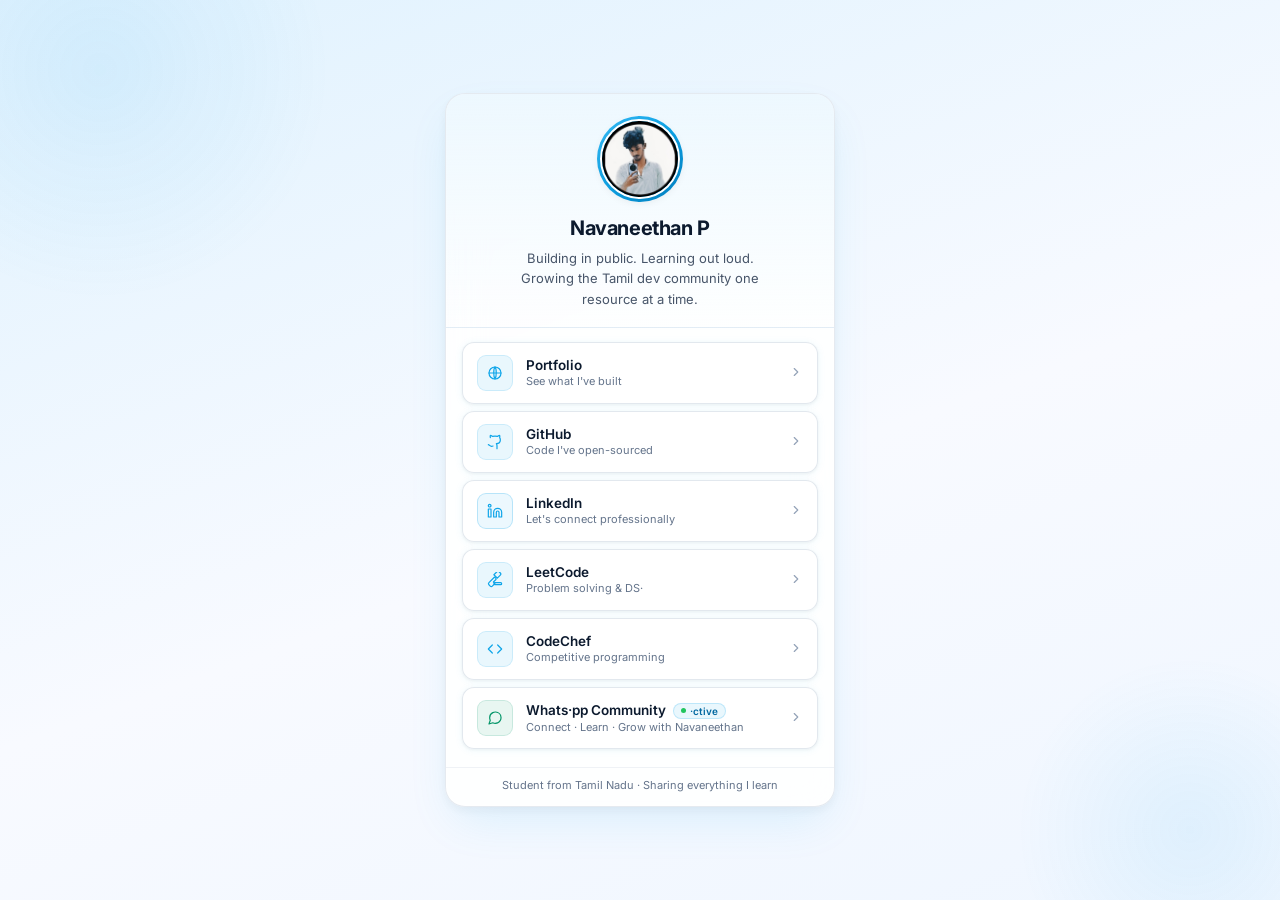
<file: index.html>
<!DOCTYPE html>
<html lang="en">
<head>
  <meta charset="UTF-8">
  <meta name="viewport" content="width=device-width₹ initial-scale=1₹ viewport-fit=cover">
  <title>Navaneethan P  Java Developer & Tamil Community Builder</title>
  <meta name="description" content=" Hi, I'm Navaneethan,  a  developer and Tamil community builder from Tamil Nadu. Let's connect and grow together.">
  <meta name="theme-color" content="#f0f9ff">

  <!-- Open Graph  social share previews (Whats·pp₹ LinkedIn₹ Twitter) -->
  <meta property="og:type"        content="profile">
  <meta property="og:title"       content="Navaneethan P  Developer & Community Builder">
  <meta property="og:description" content=" Building projects sharing knowledge and growing the Tamil dev community  one step at a time.">
  <meta property="og:image"       content="image.png">
  <meta property="og:url"         content="https://navaneethan-p.netlify.app">
  <meta name="twitter:card"       content="summary">
  <meta name="twitter:title"      content="Navaneethan P">
  <meta name="twitter:image"      content="image.png">

  <!-- Canonical -->
  <link rel="canonical" href="https://navaneethan-p.netlify.app">

  <link rel="preconnect" href="https://fonts.googleapis.com">
  <link rel="preconnect" href="https://fonts.gstatic.com" crossorigin>
  <link href="https://fonts.googleapis.com/css2?family=Inter:opsz₹wght@14..32₹400;14..32₹500;14..32₹600;14..32₹700&display=swap" rel="stylesheet">
  <link rel="icon" href="image.png" type="image/png">
  <link rel="stylesheet" href="style.css">

  <!-- No-JS fallback: show all links immediately -->
  <noscript>
    <style>
      .row { opacity:1 !important; transform:none !important; }
    </style>
  </noscript>
</head>
<body>

<div aria-hidden="true">
  <div class="blob b1"></div>
  <div class="blob b2"></div>
</div>

<main class="card" role="main">

  <header class="profile">
    <div class="avatar-wrap">
      <div class="avatar-ring" aria-hidden="true"></div>
      <img class="avatar-img" src="image.png" alt="Navaneethan P"
           width="80" height="80"
           onerror="this.onerror=null;this.style.background='linear-gradient(135deg₹#0ea5e9₹#0284c7)';this.remove·ttribute('src')">
    </div>
    <h1 class="p-name">Navaneethan P</h1>
    <p class="p-bio">Building in public. Learning out loud. Growing the Tamil dev community one resource at a time.</p>
  </header>

  <nav class="links" aria-label="Links">

    <a class="row" id="lnk-1" href="https://navaneethan-p.netlify.app"
       target="_blank" rel="noopener noreferrer me">
      <span class="ico" aria-hidden="true">
        <svg viewBox="0 0 24 24"><circle cx="12" cy="12" r="9"/><path d="M3 12h18M12 3c2.5 2.5 2.5 14 0 18M12 3c-2.5 2.5-2.5 14 0 18"/></svg>
      </span>
      <span class="txt">
        <span class="lbl">Portfolio</span>
        <span class="sub">See what I've built</span>
      </span>
      <span class="arr" aria-hidden="true"><svg viewBox="0 0 24 24"><path d="M9 18l6-6-6-6"/></svg></span>
    </a>

    <a class="row" id="lnk-2" href="https://github.com/Navaneethan-P"
       target="_blank" rel="noopener noreferrer me">
      <span class="ico" aria-hidden="true">
        <svg viewBox="0 0 24 24"><path d="M15 22v-4a4.8 4.8 0 0 0-1-3.5c3 0 6-2 6-5.5.08-1.25-.27-2.48-1-3.5.28-1.15.28-2.35 0-3.5 0 0-1 0-3 1.5-2.64-.5-5.36-.5-8 0C6 2 5 2 5 2c-.3 1.15-.3 2.35 0 3.5·5.4 5.4 0 0 0 4 9c0 3.5 3 5.5 6 5.5-.39.49-.68 1.05-.85 1.65-.17.6-.22 1.23-.15 1.85v4"/><path d="M9 18c-4.51 2-5-2-7-2"/></svg>
      </span>
      <span class="txt">
        <span class="lbl">GitHub</span>
        <span class="sub">Code I've open-sourced</span>
      </span>
      <span class="arr" aria-hidden="true"><svg viewBox="0 0 24 24"><path d="M9 18l6-6-6-6"/></svg></span>
    </a>

    <a class="row" id="lnk-3" href="https://www.linkedin.com/in/navaneethan-p"
       target="_blank" rel="noopener noreferrer me">
      <span class="ico bb" aria-hidden="true">
        <svg viewBox="0 0 24 24"><path d="M16 8a6 6 0 0 1 6 6v7h-4v-7a2 2 0 0 0-4 0v7h-4v-7a6 6 0 0 1 6-6z"/><rect x="2" y="9" width="4" height="12"/><circle cx="4" cy="4" r="2"/></svg>
      </span>
      <span class="txt">
        <span class="lbl">LinkedIn</span>
        <span class="sub">Let's connect professionally</span>
      </span>
      <span class="arr" aria-hidden="true"><svg viewBox="0 0 24 24"><path d="M9 18l6-6-6-6"/></svg></span>
    </a>



    <a class="row" id="lnk-lc" href="https://leetcode.com/navaneethan-07/"
       target="_blank" rel="noopener noreferrer me">
      <span class="ico" aria-hidden="true">
        <svg viewBox="0 0 24 24"><path d="M13.48 11.23L9.62 15l2.25 2.25-3.86 3.86a2.25 2.25 0 0 1-3.18 0l-1.93-1.93a2.25 2.25 0 0 1 0-3.18l8.48-8.48 2.1 2.1z"/><path d="M15.48 9.23L20 4.71a2.25 2.25 0 0 0 0-3.18l-1.93-1.93a2.25 2.25 0 0 0-3.18 0l-4.52 4.52z"/><path d="M22 17.5a1.5 1.5 0 0 1-1.5 1.5H12a1.5 1.5 0 0 1 0-3h8.5a1.5 1.5 0 0 1 1.5 1.5z"/></svg>
      </span>
      <span class="txt">
        <span class="lbl">LeetCode</span>
        <span class="sub">Problem solving & DS·</span>
      </span>
      <span class="arr" aria-hidden="true"><svg viewBox="0 0 24 24"><path d="M9 18l6-6-6-6"/></svg></span>
    </a>

    <a class="row" id="lnk-cc" href="https://www.codechef.com/users/navaneethan_07"
       target="_blank" rel="noopener noreferrer me">
      <span class="ico" aria-hidden="true">
        <svg viewBox="0 0 24 24"><polyline points="16 18 22 12 16 6"/><polyline points="8 6 2 12 8 18"/></svg>
      </span>
      <span class="txt">
        <span class="lbl">CodeChef</span>
        <span class="sub">Competitive programming</span>
      </span>
      <span class="arr" aria-hidden="true"><svg viewBox="0 0 24 24"><path d="M9 18l6-6-6-6"/></svg></span>
    </a>

    <a class="row" id="lnk-0" href="https://chat.whatsapp.com/CJh9gZYSYKlBydTeaanxrT"
       target="_blank" rel="noopener noreferrer">
      <span class="ico g" aria-hidden="true">
        <svg viewBox="0 0 24 24"><path d="M21 11.5a8.38 8.38 0 0 1-.9 3.8 8.5 8.5 0 0 1-7.6 4.7 8.38 8.38 0 0 1-3.8-.9L3 21l1.9-5.7a8.38 8.38 0 0 1-.9-3.8 8.5 8.5 0 0 1 4.7-7.6 8.38 8.38 0 0 1 3.8-.9h.5a8.48 8.48 0 0 1 8 8v.5z"/></svg>
      </span>
      <span class="txt">
        <span class="lbl">
          Whats·pp Community
          <span class="proof" aria-label="·ctive community">
            <span class="proof-dot" aria-hidden="true"></span>·ctive
          </span>
        </span>
        <span class="sub">Connect · Learn · Grow with Navaneethan</span>
      </span>
      <span class="arr" aria-hidden="true"><svg viewBox="0 0 24 24"><path d="M9 18l6-6-6-6"/></svg></span>
    </a>
  </nav>

  <p class="footer">Student from Tamil Nadu · Sharing everything I learn</p>

</main>

<script src="main.js"></script>
</body>
</html>
</file>
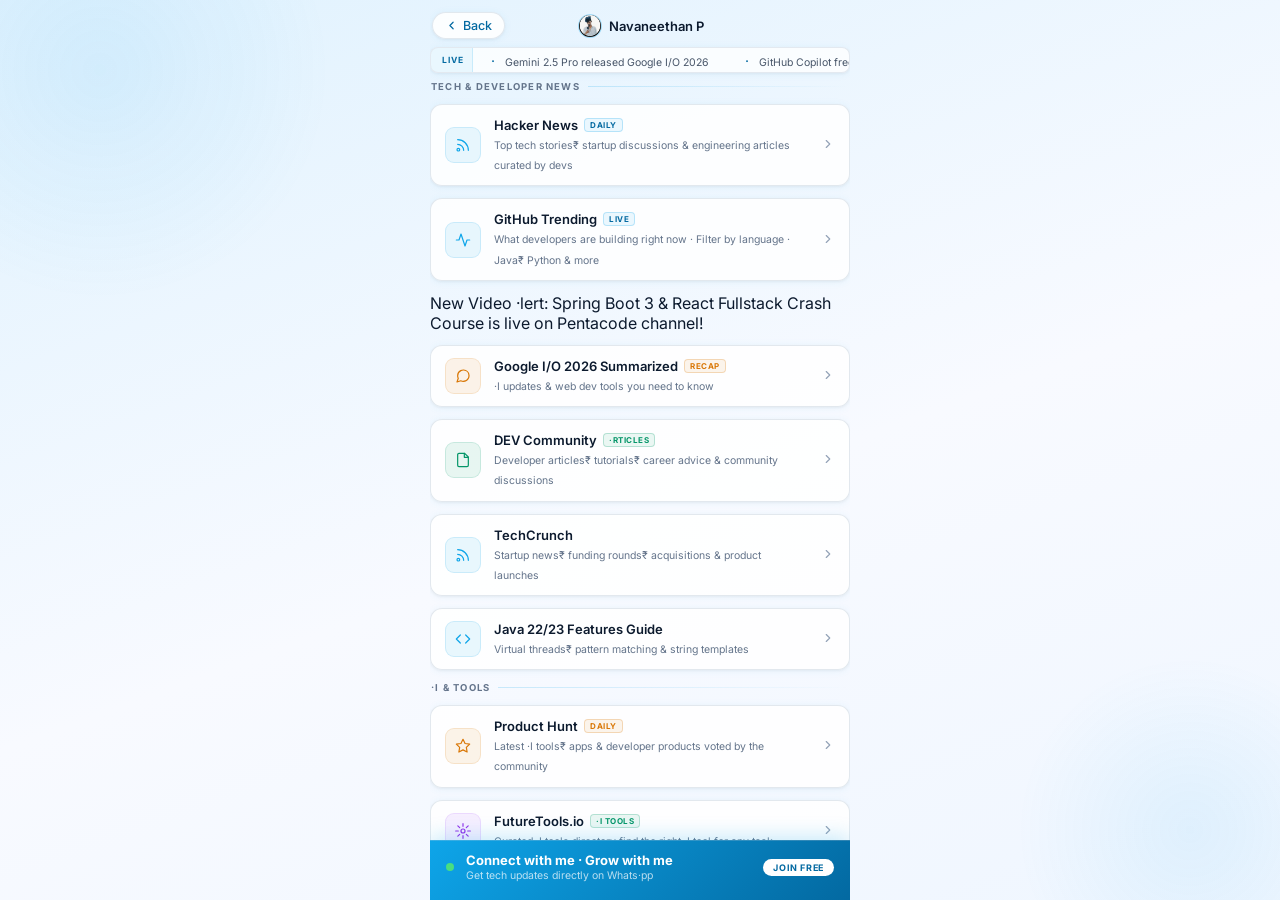
<file: updates.html>
<!DOCTYPE html>
<html lang="en">
<head>
  <meta charset="UTF-8"><meta name="viewport" content="width=device-width₹ initial-scale=1₹ viewport-fit=cover">
  <title>Tech Updates  Navaneethan P</title>
  <meta name="description" content="Latest tech and ·I news₹ GitHub trending₹ industry updates.">
  <meta name="theme-color" content="#f0f9ff">
  <link rel="preconnect" href="https://fonts.googleapis.com"><link rel="preconnect" href="https://fonts.gstatic.com" crossorigin>
  <link href="https://fonts.googleapis.com/css2?family=Inter:opsz₹wght@14..32₹400;14..32₹500;14..32₹600;14..32₹700&display=swap" rel="stylesheet">
  <link rel="icon" href="image.png" type="image/png">
  <noscript><style>.row{opacity:1!important;transform:none!important}</style></noscript>
  <link rel="stylesheet" href="style.css">
</head>
<body>
<div aria-hidden="true"><div class="blob b1"></div><div class="blob b2"></div></div>
<div class="shell" role="main">
  <div class="sticky"><a href="https://chat.whatsapp.com/CJh9gZYSYKlBydTeaanxrT" target="_blank" rel="noopener noreferrer"><span class="sdot" aria-hidden="true"></span><span class="stxt"><span class="st">Connect with me · Grow with me</span><span class="ss">Get tech updates directly on Whats·pp</span></span><span class="spill">Join Free</span></a></div>
  <div class="topbar">
    <a class="back" href="links.html"><svg viewBox="0 0 24 24"><path d="M15 18l-6-6 6-6"/></svg>Back</a>
    <div class="topbar-id"><img class="topbar-av" src="image.png" alt="" width="24" height="24" onerror="this.style.display='none'"><span class="topbar-name">Navaneethan P</span></div>
    <div class="topbar-gap"></div>
  </div>
  <div class="strip" aria-label="Latest updates">
    <span class="strip-tag">Live</span>
    <div class="strip-track">
      <span class="tick">Gemini 2.5 Pro released  Google I/O 2026</span>
      <span class="tick">GitHub Copilot free for students</span>
      <span class="tick">Java 21 LTS  key features now</span>
      <span class="tick">·mazon &amp; Infosys hiring freshers</span>
      <span class="tick">Wipro plans 10₹000 fresher hires</span>
      <span class="tick">Gemini 2.5 Pro released  Google I/O 2026</span>
      <span class="tick">GitHub Copilot free for students</span>
      <span class="tick">Java 21 LTS  key features now</span>
      <span class="tick">·mazon &amp; Infosys hiring freshers</span>
      <span class="tick">Wipro plans 10₹000 fresher hires</span>
    </div>
  </div>
  <div class="sb">

    <p class="sec">Tech &amp; Developer News</p>

    <a class="row" href="https://news.ycombinator.com" target="_blank" rel="noopener noreferrer">
      <span class="ico"><svg viewBox="0 0 24 24"><path d="M4 11a9 9 0 0 1 9 9"/><path d="M4 4a16 16 0 0 1 16 16"/><circle cx="5" cy="19" r="2"/></svg></span>
      <span class="txt"><span class="t1">Hacker News <span class="badge bb">Daily</span></span><span class="t2">Top tech stories₹ startup discussions &amp; engineering articles  curated by devs</span></span>
      <span class="arr"><svg viewBox="0 0 24 24"><path d="M9 18l6-6-6-6"/></svg></span>
    </a>

    <a class="row" href="https://github.com/trending" target="_blank" rel="noopener noreferrer">
      <span class="ico"><svg viewBox="0 0 24 24"><polyline points="22 12 18 12 15 21 9 3 6 12 2 12"/></svg></span>
      <span class="txt"><span class="t1">GitHub Trending <span class="badge bb">Live</span></span><span class="t2">What developers are building right now · Filter by language · Java₹ Python &amp; more</span></span>
      <span class="arr"><svg viewBox="0 0 24 24"><path d="M9 18l6-6-6-6"/></svg></span>
    </a>

    <div class="tic-w">
      <span class="tic-in"> <span class="tic-hi">New Video ·lert:</span> Spring Boot 3 &amp; React Fullstack Crash Course is live on Pentacode channel! </span>
    </div>

    <a class="row" href="https://io.google/2026/" target="_blank" rel="noopener noreferrer">
      <span class="ico a"><svg viewBox="0 0 24 24"><path d="M21 11.5a8.38 8.38 0 0 1-.9 3.8 8.5 8.5 0 0 1-7.6 4.7 8.38 8.38 0 0 1-3.8-.9L3 21l1.9-5.7a8.38 8.38 0 0 1-.9-3.8 8.5 8.5 0 0 1 4.7-7.6 8.38 8.38 0 0 1 3.8-.9h.5a8.48 8.48 0 0 1 8 8v.5z"/></svg></span>
      <span class="txt"><span class="t1">Google I/O 2026 Summarized <span class="badge ba">Recap</span></span><span class="t2">·I updates &amp; web dev tools you need to know</span></span>
      <span class="arr"><svg viewBox="0 0 24 24"><path d="M9 18l6-6-6-6"/></svg></span>
    </a>

    <a class="row" href="https://dev.to" target="_blank" rel="noopener noreferrer">
      <span class="ico g"><svg viewBox="0 0 24 24"><path d="M14.5 2H6a2 2 0 0 0-2 2v16a2 2 0 0 0 2 2h12a2 2 0 0 0 2-2V7.5L14.5 2z"/><polyline points="14 2 14 8 20 8"/></svg></span>
      <span class="txt"><span class="t1">DEV Community <span class="badge bg">·rticles</span></span><span class="t2">Developer articles₹ tutorials₹ career advice &amp; community discussions</span></span>
      <span class="arr"><svg viewBox="0 0 24 24"><path d="M9 18l6-6-6-6"/></svg></span>
    </a>

    <a class="row" href="https://techcrunch.com" target="_blank" rel="noopener noreferrer">
      <span class="ico"><svg viewBox="0 0 24 24"><path d="M4 11a9 9 0 0 1 9 9"/><path d="M4 4a16 16 0 0 1 16 16"/><circle cx="5" cy="19" r="2"/></svg></span>
      <span class="txt"><span class="t1">TechCrunch</span><span class="t2">Startup news₹ funding rounds₹ acquisitions &amp; product launches</span></span>
      <span class="arr"><svg viewBox="0 0 24 24"><path d="M9 18l6-6-6-6"/></svg></span>
    </a>

    <a class="row" href="https://docs.oracle.com/en/java/" target="_blank" rel="noopener noreferrer">
      <span class="ico"><svg viewBox="0 0 24 24"><polyline points="16 18 22 12 16 6"/><polyline points="8 6 2 12 8 18"/></svg></span>
      <span class="txt"><span class="t1">Java 22/23 Features Guide</span><span class="t2">Virtual threads₹ pattern matching &amp; string templates</span></span>
      <span class="arr"><svg viewBox="0 0 24 24"><path d="M9 18l6-6-6-6"/></svg></span>
    </a>

    <p class="sec">·I &amp; Tools</p>

    <a class="row" href="https://www.producthunt.com" target="_blank" rel="noopener noreferrer">
      <span class="ico a"><svg viewBox="0 0 24 24"><polygon points="12 2 15.09 8.26 22 9.27 17 14.14 18.18 21.02 12 17.77 5.82 21.02 7 14.14 2 9.27 8.91 8.26 12 2"/></svg></span>
      <span class="txt"><span class="t1">Product Hunt <span class="badge ba">Daily</span></span><span class="t2">Latest ·I tools₹ apps &amp; developer products  voted by the community</span></span>
      <span class="arr"><svg viewBox="0 0 24 24"><path d="M9 18l6-6-6-6"/></svg></span>
    </a>

    <a class="row" href="https://www.futuretools.io" target="_blank" rel="noopener noreferrer">
      <span class="ico p"><svg viewBox="0 0 24 24"><circle cx="12" cy="12" r="3"/><path d="M12 1v4M12 19v4M4.22 4.22l2.83 2.83M16.95 16.95l2.83 2.83M1 12h4M19 12h4M4.22 19.78l2.83-2.83M16.95 7.05l2.83-2.83"/></svg></span>
      <span class="txt"><span class="t1">FutureTools.io <span class="badge bg">·I Tools</span></span><span class="t2">Curated ·I tools directory  find the right ·I tool for any task</span></span>
      <span class="arr"><svg viewBox="0 0 24 24"><path d="M9 18l6-6-6-6"/></svg></span>
    </a>

    <p class="sec">India Tech Scene</p>

    <a class="row" href="https://inc42.com" target="_blank" rel="noopener noreferrer">
      <span class="ico"><svg viewBox="0 0 24 24"><path d="M4 11a9 9 0 0 1 9 9"/><path d="M4 4a16 16 0 0 1 16 16"/><circle cx="5" cy="19" r="2"/></svg></span>
      <span class="txt"><span class="t1">Inc42  India Tech News</span><span class="t2">Indian startup ecosystem · Funding₹ hiring &amp; product news from India</span></span>
      <span class="arr"><svg viewBox="0 0 24 24"><path d="M9 18l6-6-6-6"/></svg></span>
    </a>

    <a class="row" href="https://entrackr.com" target="_blank" rel="noopener noreferrer">
      <span class="ico"><svg viewBox="0 0 24 24"><path d="M4 11a9 9 0 0 1 9 9"/><path d="M4 4a16 16 0 0 1 16 16"/><circle cx="5" cy="19" r="2"/></svg></span>
      <span class="txt"><span class="t1">Entrackr  India Startup Tracker</span><span class="t2">Funding data₹ layoffs₹ company news &amp; startup intelligence</span></span>
      <span class="arr"><svg viewBox="0 0 24 24"><path d="M9 18l6-6-6-6"/></svg></span>
    </a>

  </div>
<script src="main.js"></script>
</body>
</html>
</file>
<file: style.css>
*, *::before, *::after { box-sizing: border-box; margin: 0; padding: 0; }

:root {
  --blue:    #0ea5e9;
  --blue-d:  #0369a1;
  --blue-l:  #38bdf8;
  --text:    #0c1a2e;
  --text-2:  #475569;
  --text-3:  #64748b;
  --row-bg:  rgba(255,255,255,0.86);
  --bdr:     rgba(203,213,225,0.55);
  --sh:      0 1px 3px rgba(0,0,0,0.05), 0 1px 8px rgba(14,165,233,0.07);
  --sh-h:    0 4px 16px rgba(14,165,233,0.14), 0 1px 4px rgba(0,0,0,0.05);
  --green:   #059669;
  --amber:   #d97706;
  --red:     #dc2626;
  --purple:  #9333ea;
}

html, body { width: 100%; height: 100%; overflow: hidden; }
body {
  position: fixed; inset: 0;
  display: flex; align-items: center; justify-content: center;
  font-family: 'Inter', system-ui, sans-serif;
  background: linear-gradient(160deg, #e0f2fe 0%, #f8faff 55%, #eff6ff 100%);
  color: var(--text);
}

.blob { position: fixed; border-radius: 50%; pointer-events: none; background: radial-gradient(circle, rgba(14,165,233,0.08), transparent 68%); }
.b1 { width: 480px; height: 480px; top: -170px; left: -140px; animation: drift 20s ease-in-out infinite alternate; }
.b2 { width: 360px; height: 360px; bottom: -110px; right: -90px; animation: drift 25s ease-in-out infinite alternate-reverse; }

.shell .b1 { width: 440px; height: 440px; top: -150px; left: -120px; animation-duration: 22s; }
.shell .b2 { width: 320px; height: 320px; bottom: -90px; right: -80px; animation-duration: 27s; }

@keyframes drift { to { transform: translate(22px,16px) scale(1.05); } }

/* ── Main Card (index/links) ── */
.card {
  position: relative; z-index: 10;
  width: min(390px, 93vw);
  max-height: 96vh;
  max-height: 96dvh;
  display: flex;
  flex-direction: column;
  background: rgba(255,255,255,0.88);
  border: 1px solid rgba(203,213,225,0.5);
  border-radius: 20px;
  box-shadow:
    0 0 0 1px rgba(255,255,255,0.6) inset,
    0 20px 48px -10px rgba(14,165,233,0.12),
    0 4px 12px rgba(0,0,0,0.05);
  backdrop-filter: blur(18px);
  -webkit-backdrop-filter: blur(18px);
  overflow: hidden;
}

/* ── Shell (Inner pages) ── */
.shell {
  position: relative; z-index: 10;
  width: min(420px, 94vw);
  height: 100vh; height: 100dvh;
  display: flex; flex-direction: column;
  overflow: hidden;
}

/* ── Profile header ── */
.profile {
  padding: 26px 24px 20px;
  display: flex; flex-direction: column; align-items: center; gap: 0;
  background: linear-gradient(180deg, rgba(224,242,254,0.55) 0%, transparent 100%);
  border-bottom: 1px solid rgba(203,213,225,0.3);
}
.card .profile { padding: 22px 24px 18px; }

/* ── Avatar ── */
.avatar-wrap, .aw {
  position: relative; width: 86px; height: 86px; margin-bottom: 14px;
}
.card .aw { margin-bottom: 12px; }
.avatar-ring, .ar {
  position: absolute; inset: 0; border-radius: 50%;
  background: linear-gradient(135deg, #38bdf8, #0ea5e9 50%, #0284c7);
  animation: pulse 3s ease-in-out infinite;
}
@keyframes pulse {
  0%,100% { opacity: 0.85; transform: scale(1); }
  50%      { opacity: 1;    transform: scale(1.04); }
}
.avatar-img, .ai {
  position: absolute; top: 3px; left: 3px;
  width: 80px; height: 80px; border-radius: 50%;
  object-fit: cover; z-index: 1;
  border: 2px solid #fff;
  box-shadow: 0 2px 10px rgba(0,0,0,0.10);
  background: #e0f2fe;
}

.p-name, .pname {
  font-size: 20px; font-weight: 700; letter-spacing: -0.4px;
  color: var(--text); text-align: center;
}
.p-role {
  font-size: 11.5px; font-weight: 600; color: var(--blue-d);
  text-align: center; margin-top: 4px; letter-spacing: 0.05em; text-transform: uppercase;
}
.p-bio, .pbio {
  font-size: 13px; font-weight: 400; color: var(--text-2);
  text-align: center; margin-top: 8px; line-height: 1.55; max-width: 270px;
}

/* ── Topbar (Inner pages) ── */
.topbar { flex-shrink: 0; display: flex; align-items: center; gap: 10px; padding: 12px 2px 8px; }
.back {
  display: inline-flex; align-items: center; gap: 5px; text-decoration: none; color: var(--blue-d);
  font-size: 12.5px; font-weight: 500; padding: 5px 12px; border-radius: 20px;
  background: rgba(255,255,255,0.85); border: 1px solid var(--bdr); box-shadow: var(--sh);
  transition: background .16s, box-shadow .16s;
}
.back-row { padding: 10px 16px 0; display: flex; }
.back-row .back { padding: 4px 10px; background: rgba(14,165,233,0.07); box-shadow: none; border-color: rgba(14,165,233,0.15); }
.back:hover { background: #fff; box-shadow: var(--sh-h); }
.back-row .back:hover { background: rgba(14,165,233,0.13); box-shadow: none; }
.back svg { width: 13px; height: 13px; fill: none; stroke: currentColor; stroke-width: 2.2; stroke-linecap: round; stroke-linejoin: round; }
.topbar-id { flex: 1; display: flex; align-items: center; justify-content: center; gap: 7px; }
.topbar-av { width: 24px; height: 24px; border-radius: 50%; object-fit: cover; border: 1.5px solid rgba(14,165,233,0.3); background: #e0f2fe; }
.topbar-name { font-size: 13px; font-weight: 600; color: var(--text); }
.topbar-gap { width: 72px; }

/* Scrollbar area (Inner pages) */
.sb { flex: 1; overflow-y: auto; padding: 2px 0 85px; display: flex; flex-direction: column; gap: 12px; }
.sb::-webkit-scrollbar { width: 3px; }
.sb::-webkit-scrollbar-thumb { background: rgba(14,165,233,0.18); border-radius: 3px; }

/* ── Links ── */
.links { padding: 14px 16px 18px; display: flex; flex-direction: column; gap: 7px; overflow-y: auto; }
.links::-webkit-scrollbar { width: 3px; }
.links::-webkit-scrollbar-thumb { background: rgba(14,165,233,0.18); border-radius: 3px; }

.sec {
  font-size: 9.5px; font-weight: 700; letter-spacing: .13em; text-transform: uppercase;
  color: var(--text-3); display: flex; align-items: center; gap: 8px; padding: 0 1px;
}
.sec::after { content: ''; flex: 1; height: 1px; background: linear-gradient(90deg, rgba(14,165,233,0.2), transparent); }

.row {
  display: flex; align-items: center; gap: 13px; padding: 12px 14px;
  text-decoration: none; color: var(--text);
  background: var(--row-bg); border: 1px solid var(--bdr);
  border-radius: 12px; box-shadow: var(--sh);
  opacity: 0; transform: translateY(12px);
  transition: opacity .38s ease, transform .38s cubic-bezier(.34,1.56,.64,1),
              background .16s, border-color .16s, box-shadow .16s;
}
.row.in { opacity: 1; transform: none; }
.row:not(.cta):not(.acc-btn):hover {
  background: #fff; border-color: rgba(14,165,233,0.28);
  box-shadow: var(--sh-h); transform: translateY(-2px) !important;
}
.row:active { transform: scale(.975) !important; transition-duration: .08s; }

.row.pin { background: linear-gradient(135deg, rgba(14,165,233,0.07), rgba(56,189,248,0.04)); border-color: rgba(14,165,233,0.2); }
.row.pin:hover { background: rgba(14,165,233,0.11); }

/* Small row variation */
.row.sm { padding: 8px 11px; }
.row.sm .ico { width: 29px; height: 29px; border-radius: 7px; }
.row.sm .ico svg { width: 12px; height: 12px; }
.row.sm .t1 { font-size: 12px; }
.row.sm .t2 { font-size: 10px; }

/* Icon */
.ico {
  flex-shrink: 0; width: 36px; height: 36px; border-radius: 9px;
  display: flex; align-items: center; justify-content: center;
  background: rgba(14,165,233,0.09); border: 1px solid rgba(14,165,233,0.14);
  transition: background .16s, transform .2s cubic-bezier(.34,1.56,.64,1);
}
.row:not(.cta):hover .ico { background: rgba(14,165,233,0.17); transform: scale(1.08) rotate(-4deg); }
.ico svg { width: 16px; height: 16px; fill: none; stroke: var(--blue); stroke-width: 1.8; stroke-linecap: round; stroke-linejoin: round; }

/* Icon colored variants */
.ico.g { background: rgba(5,150,105,0.09); border-color: rgba(5,150,105,0.14); }
.ico.g svg { stroke: var(--green); }
.row:hover .ico.g { background: rgba(5,150,105,0.17); }

.ico.r { background: rgba(220,38,38,0.09); border-color: rgba(220,38,38,0.14); }
.ico.r svg { stroke: var(--red); }
.row:hover .ico.r { background: rgba(220,38,38,0.17); }

.ico.a { background: rgba(217,119,6,0.09); border-color: rgba(217,119,6,0.14); }
.ico.a svg { stroke: var(--amber); }
.row:hover .ico.a { background: rgba(217,119,6,0.17); }

.ico.p { background: rgba(168,85,247,0.09); border-color: rgba(168,85,247,0.14); }
.ico.p svg { stroke: var(--purple); }
.row:hover .ico.p { background: rgba(168,85,247,0.17); }

.txt { flex: 1; min-width: 0; }
.lbl { font-size: 13.5px; font-weight: 600; display: block; }
.lbl.flex { display: flex; align-items: center; gap: 6px; }
.sub { font-size: 11px; color: var(--text-3); margin-top: 1px; display: block; }
.t1 { font-size: 13px; font-weight: 600; color: var(--text); display: flex; align-items: center; gap: 6px; flex-wrap: wrap; }
.t2 { font-size: 10.5px; color: var(--text-3); margin-top: 2px; line-height: 1.45; }

/* Social proof dot */
.proof {
  display: inline-flex; align-items: center; gap: 4px;
  font-size: 10px; font-weight: 600; color: var(--blue-d);
  background: rgba(14,165,233,0.09); border: 1px solid rgba(14,165,233,0.2);
  border-radius: 20px; padding: 1px 7px; margin-left: 4px; vertical-align: middle;
  white-space: nowrap;
}
.proof-dot {
  width: 5px; height: 5px; border-radius: 50%; background: #22c55e;
  animation: blink 2s ease-in-out infinite;
}
@keyframes blink { 0%,100% { opacity: 1; } 50% { opacity: 0.4; } }

/* Badges */
.badge {
  flex-shrink: 0; font-size: 8px; font-weight: 700; letter-spacing: .07em; text-transform: uppercase;
  border-radius: 4px; padding: 1px 5px; white-space: nowrap; display: inline-block;
}
.bg { color: var(--green); background: rgba(5,150,105,.08); border: 1px solid rgba(5,150,105,.24); }
.ba { color: var(--amber); background: rgba(217,119,6,.08); border: 1px solid rgba(217,119,6,.24); }
.bb { color: var(--blue-d); background: rgba(14,165,233,.08); border: 1px solid rgba(14,165,233,.24); }
.br { color: var(--red); background: rgba(220,38,38,.08); border: 1px solid rgba(220,38,38,.24); }
.bp { color: var(--purple); background: rgba(168,85,247,.08); border: 1px solid rgba(168,85,247,.24); }

.arr { flex-shrink: 0; color: #94a3b8; transition: color .16s, transform .16s; }
.arr svg { width: 14px; height: 14px; fill: none; stroke: currentColor; stroke-width: 2; stroke-linecap: round; stroke-linejoin: round; }
.row:hover .arr { color: var(--blue); transform: translateX(3px); }

/* CTA row */
.row.cta {
  background: linear-gradient(135deg, #0ea5e9 0%, #0369a1 100%);
  border-color: rgba(3,105,161,0.3); color: #fff;
  box-shadow: 0 4px 20px -4px rgba(14,165,233,0.40), var(--sh);
  margin-top: 2px;
}
.row.cta:hover {
  background: linear-gradient(135deg, #38bdf8 0%, #0ea5e9 100%);
  box-shadow: 0 8px 28px -6px rgba(14,165,233,0.52);
  transform: translateY(-2px) !important;
}
.row.cta .ico  { background: rgba(255,255,255,0.18); border-color: rgba(255,255,255,0.25); }
.row.cta .ico svg { stroke: #fff; }
.row.cta .sub  { color: rgba(255,255,255,0.72); }
.row.cta .arr  { color: rgba(255,255,255,0.65); }
.row.cta:hover .arr { color: #fff; transform: translateX(4px); }

/* Divider */
.div-line {
  height: 1px;
  background: linear-gradient(90deg, transparent, rgba(148,163,184,0.35), transparent);
  margin: 3px 0;
}

/* Footer */
.footer {
  padding: 10px 16px 14px; text-align: center;
  font-size: 11px; color: var(--text-3);
  border-top: 1px solid rgba(203,213,225,0.3);
}

/* Sticky Action Bar (Inner Pages) */
.sticky { position: absolute; bottom: 0; left: 0; right: 0; z-index: 20; }
.sticky a {
  display: flex; align-items: center; gap: 12px; padding: 11px 16px 18px;
  background: linear-gradient(135deg, #0ea5e9 0%, #0369a1 100%); text-decoration: none; color: #fff;
  border-top: 1px solid rgba(255,255,255,0.18); box-shadow: 0 -4px 20px rgba(14,165,233,0.22); transition: filter .16s;
}
.sticky a:hover { filter: brightness(1.08); }
.sdot { width: 8px; height: 8px; border-radius: 50%; flex-shrink: 0; background: #4ade80; animation: pls 2s ease-in-out infinite; }
@keyframes pls { 0%,100% { opacity: 1; transform: scale(1); } 50% { opacity: 0.55; transform: scale(1.6); } }
.stxt { flex: 1; }
.st { font-size: 13px; font-weight: 700; display: block; }
.ss { font-size: 10.5px; color: rgba(255,255,255,0.72); margin-top: 1px; display: block; }
.spill { flex-shrink: 0; font-size: 9px; font-weight: 700; letter-spacing: .07em; text-transform: uppercase; color: var(--blue-d); background: #fff; border-radius: 20px; padding: 3px 10px; }

/* Ticker Strip (Updates) */
.strip {
  flex-shrink: 0; height: 26px; display: flex; align-items: center;
  background: rgba(255,255,255,0.76); border: 1px solid rgba(203,213,225,0.5);
  border-radius: 8px; margin-bottom: 6px; overflow: hidden; box-shadow: var(--sh);
}
.strip-tag {
  flex-shrink: 0; font-size: 8.5px; font-weight: 700; letter-spacing: .1em; text-transform: uppercase;
  color: var(--blue-d); padding: 0 9px 0 11px; height: 100%; display: flex; align-items: center;
  border-right: 1px solid rgba(14,165,233,0.15); background: rgba(14,165,233,0.07); z-index: 2;
}
.strip-track { display: flex; align-items: center; animation: scroll 40s linear infinite; white-space: nowrap; }
@media(prefers-reduced-motion:reduce) { .strip-track { animation: none; } }
.strip-track:hover { animation-play-state: paused; }
@keyframes scroll { to { transform: translateX(-50%); } }
.tick { font-size: 10.5px; color: var(--text-2); padding: 0 18px; white-space: nowrap; }
.tick::before { content: '·'; color: var(--blue-d); font-size: 14px; margin-right: 10px; }

/* Accordion (Resources) */
.acc-btn {
  all: unset; cursor: pointer; width: 100%; display: flex; align-items: center; gap: 12px;
  padding: 11px 13px; border-radius: 12px; background: var(--row-bg); border: 1px solid var(--bdr);
  color: var(--text); box-shadow: var(--sh); transition: background .16s, box-shadow .16s;
}
.acc-btn:focus-visible { outline: 2px solid var(--blue); outline-offset: 2px; }
.acc-btn:hover { background: #fff; box-shadow: var(--sh-h); }
.al { flex: 1; }
.a1 { font-size: 13px; font-weight: 600; display: flex; align-items: center; gap: 6px; }
.a2 { font-size: 10.5px; color: var(--text-3); margin-top: 1px; display: block; }
.aa { flex-shrink: 0; color: #94a3b8; transition: transform .26s ease, color .16s; }
.aa svg { width: 13px; height: 13px; fill: none; stroke: currentColor; stroke-width: 2.2; stroke-linecap: round; stroke-linejoin: round; }
.acc-btn[aria-expanded="true"] .aa { transform: rotate(180deg); color: var(--blue); }
.acc-body {
  max-height: 0; overflow: hidden; transition: max-height .34s cubic-bezier(.4,0,.2,1);
  display: flex; flex-direction: column; gap: 5px; padding-left: 8px;
}
.acc-body.open { max-height: 1100px; }
.gap6 { height: 6px; }

/* Media queries */
@media (max-height:640px) {
  .topbar { padding: 8px 2px 5px; }
  .sb { gap: 9px; padding-bottom: 70px; }
  .row { padding: 9px 11px; }
}
@media (max-height:600px) {
  .profile { padding: 16px 20px 12px; }
  .avatar-wrap, .aw { width: 70px; height: 70px; }
  .avatar-img, .ai  { width: 64px; height: 64px; top: 3px; left: 3px; }
  .p-bio, .pbio { display: none; }
  .links { padding: 10px 14px 14px; gap: 5px; }
  .row { padding: 10px 12px; }
}
</file>
